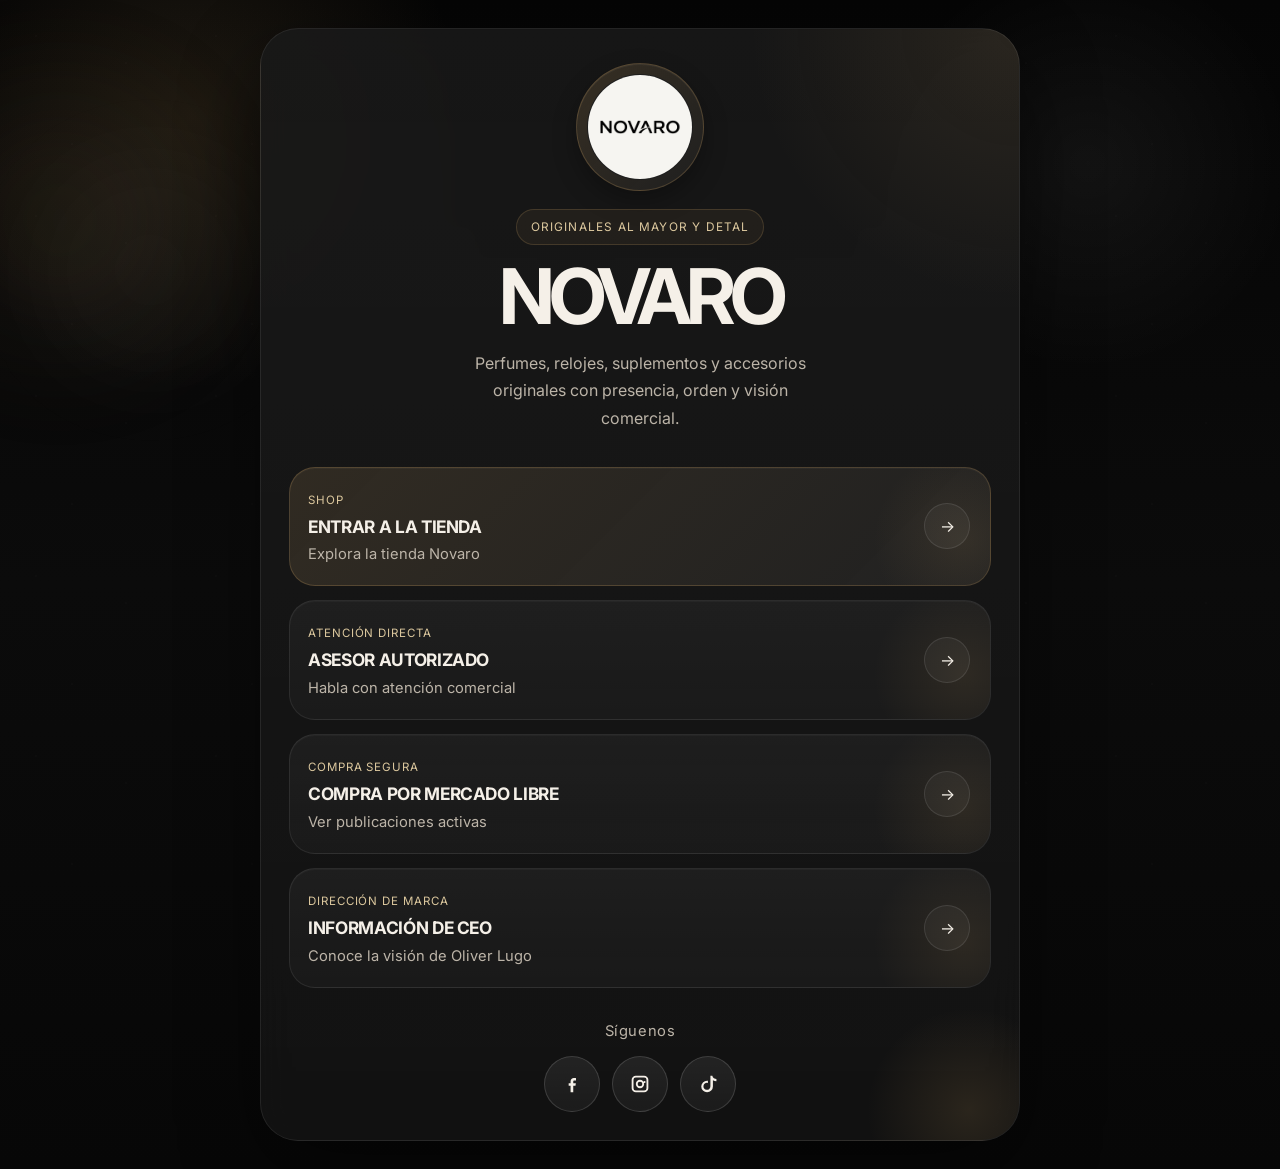
<file: novaroweb/index.html>
<!DOCTYPE html>
<html lang="es">
<head>
  <meta charset="UTF-8" />
  <meta name="viewport" content="width=device-width, initial-scale=1.0" />
  <title>NOVARO</title>
  <meta
    name="description"
    content="Acceso directo a la tienda, asesor autorizado, Mercado Libre e información del CEO de Novaro."
  />
  <link rel="preconnect" href="https://fonts.googleapis.com" />
  <link rel="preconnect" href="https://fonts.gstatic.com" crossorigin />
  <link
    href="https://fonts.googleapis.com/css2?family=Inter:wght@400;500;600;700;800&display=swap"
    rel="stylesheet"
  />
  <link rel="stylesheet" href="styles.css" />
</head>
<body>
  <div class="bg-glow bg-glow-1"></div>
  <div class="bg-glow bg-glow-2"></div>
  <div class="noise"></div>

  <main class="profile-page">
    <section class="profile-card reveal">
      <div class="profile-top">
        <div class="logo-ring">
          <div class="logo-avatar">
            <img src="assets/logo.png" alt="Logo Novaro" />
          </div>
        </div>

        <span class="mini-label">Originales al mayor y detal</span>

        <h1>NOVARO</h1>

        <p class="brand-description">
          Perfumes, relojes, suplementos y accesorios originales con presencia,
          orden y visión comercial.
        </p>
      </div>

      <div class="links-stack">
        <a class="brand-link primary-link magnetic" href="shop.html">
          <div class="brand-link-copy">
            <span>Shop</span>
            <strong>ENTRAR A LA TIENDA</strong>
            <small>Explora la tienda Novaro</small>
          </div>
          <div class="brand-link-arrow">→</div>
        </a>

        <a class="brand-link magnetic" href="https://wa.me/584245053694" target="_blank" rel="noopener noreferrer">
          <div class="brand-link-copy">
            <span>Atención directa</span>
            <strong>ASESOR AUTORIZADO</strong>
            <small>Habla con atención comercial</small>
          </div>
          <div class="brand-link-arrow">→</div>
        </a>

        <a class="brand-link magnetic" href="https://www.mercadolibre.com.ve/pagina/novarove" target="_blank" rel="noopener noreferrer">
          <div class="brand-link-copy">
            <span>Compra segura</span>
            <strong>COMPRA POR MERCADO LIBRE</strong>
            <small>Ver publicaciones activas</small>
          </div>
          <div class="brand-link-arrow">→</div>
        </a>

        <a class="brand-link magnetic" href="ceo.html" target="_blank" rel="noopener noreferrer">
          <div class="brand-link-copy">
            <span>Dirección de marca</span>
            <strong>INFORMACIÓN DE CEO</strong>
            <small>Conoce la visión de Oliver Lugo</small>
          </div>
          <div class="brand-link-arrow">→</div>
        </a>
      </div>

      <div class="socials-block">
        <span class="socials-title">Síguenos</span>

        <div class="socials-row">
          <a class="social-btn" href="https://www.facebook.com/profile.php?id=61585047542389" aria-label="Facebook" target="_blank" rel="noopener noreferrer">
            <svg viewBox="0 0 24 24" aria-hidden="true">
              <path d="M13.5 22v-8h2.7l.4-3h-3.1V9.2c0-.9.3-1.5 1.6-1.5h1.7V5c-.3 0-1.3-.1-2.5-.1-2.4 0-4 1.4-4 4.2V11H8v3h2.3v8h3.2Z"/>
            </svg>
          </a>

          <a class="social-btn" href="https://www.instagram.com/novaro.ve/" aria-label="Instagram" target="_blank" rel="noopener noreferrer">
            <svg viewBox="0 0 24 24" aria-hidden="true">
              <path d="M7 2h10a5 5 0 0 1 5 5v10a5 5 0 0 1-5 5H7a5 5 0 0 1-5-5V7a5 5 0 0 1 5-5Zm0 2.2A2.8 2.8 0 0 0 4.2 7v10A2.8 2.8 0 0 0 7 19.8h10a2.8 2.8 0 0 0 2.8-2.8V7A2.8 2.8 0 0 0 17 4.2H7Zm5 2.8A5 5 0 1 1 7 12a5 5 0 0 1 5-5Zm0 2.2A2.8 2.8 0 1 0 14.8 12 2.8 2.8 0 0 0 12 9.2Zm5.5-.9a1.2 1.2 0 1 1-1.2 1.2 1.2 1.2 0 0 1 1.2-1.2Z"/>
            </svg>
          </a>

          <a class="social-btn" href="https://www.tiktok.com/@nexusve" aria-label="TikTok" target="_blank" rel="noopener noreferrer">
            <svg viewBox="0 0 24 24" aria-hidden="true">
              <path d="M14.7 2h2.5c.2 1.2.9 2.3 1.9 3.1.9.7 2 .9 3 .9v2.6c-1.4 0-2.9-.4-4.2-1.2V15a7 7 0 1 1-7-7c.3 0 .7 0 1 .1v2.7a4.2 4.2 0 1 0 3 4V2Z"/>
            </svg>
          </a>
        </div>
      </div>
    </section>
  </main>

  <script src="script.js"></script>
</body>
</html>
</file>
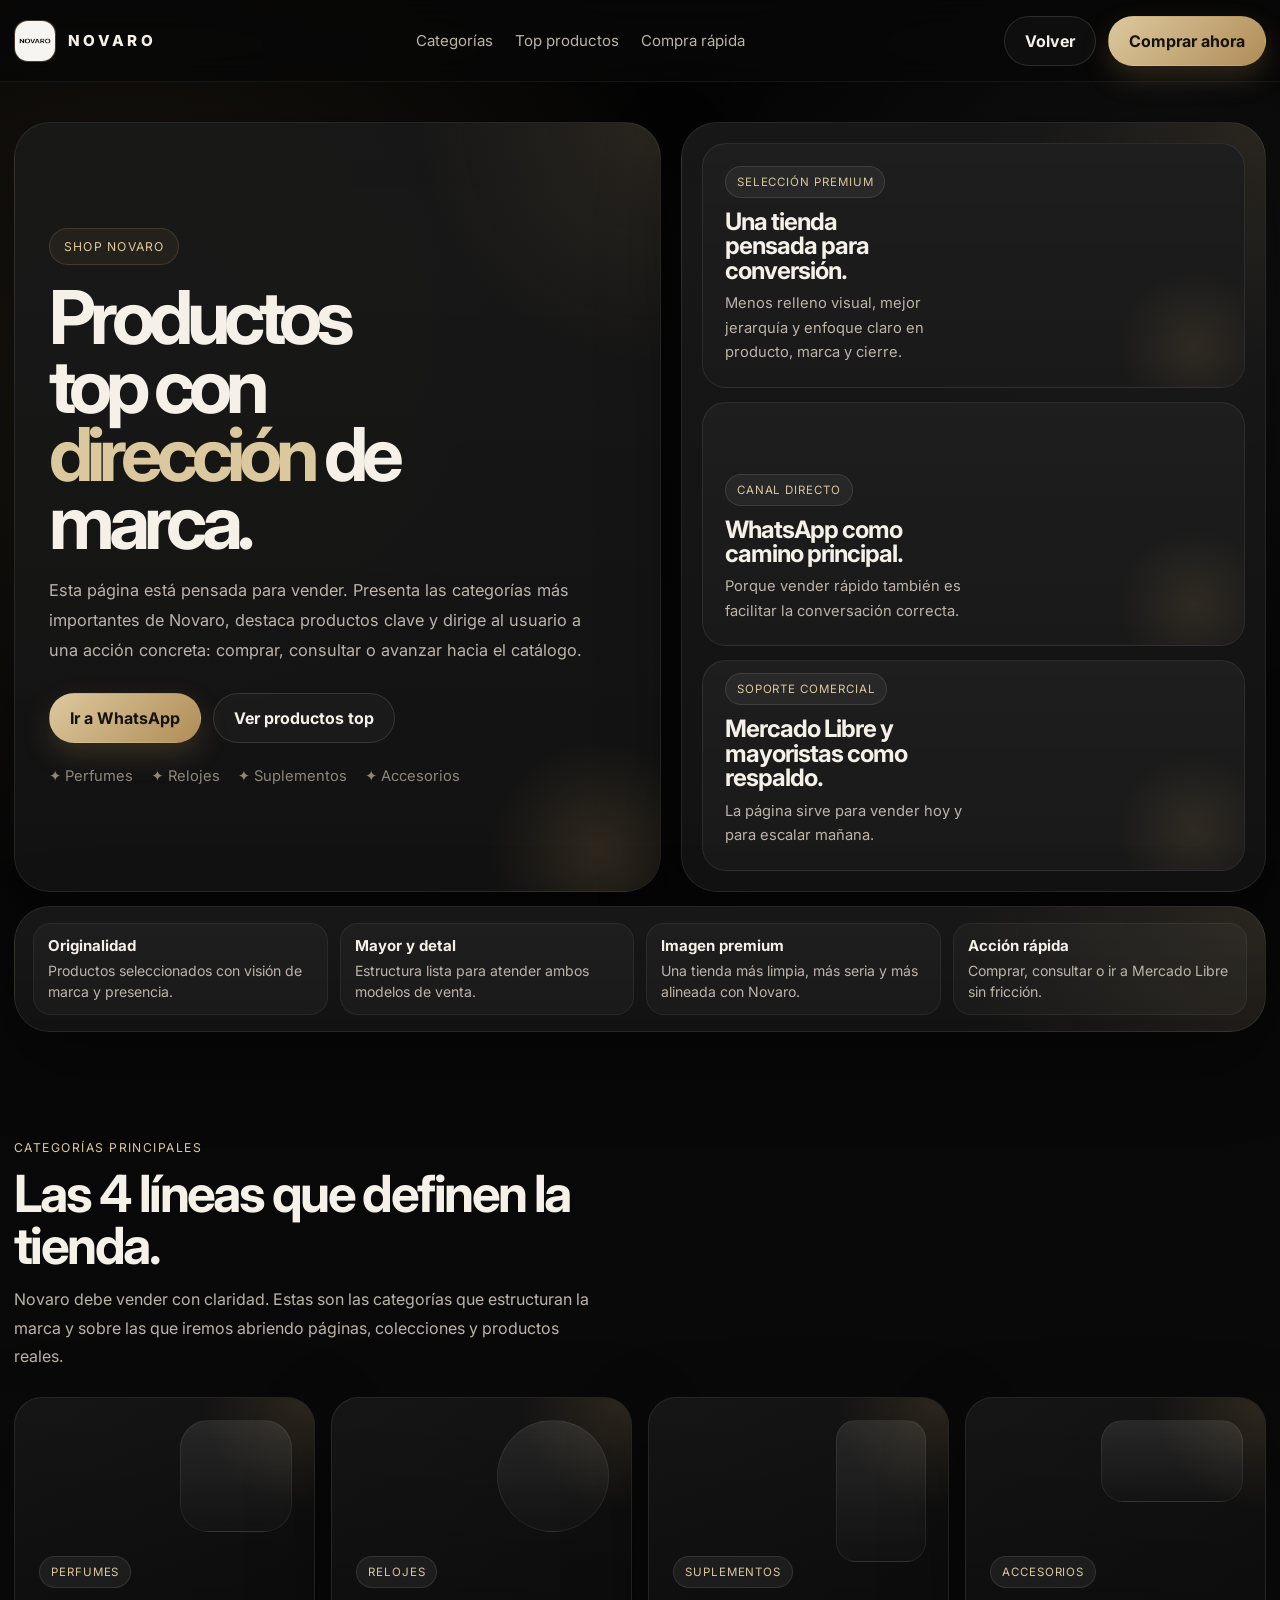
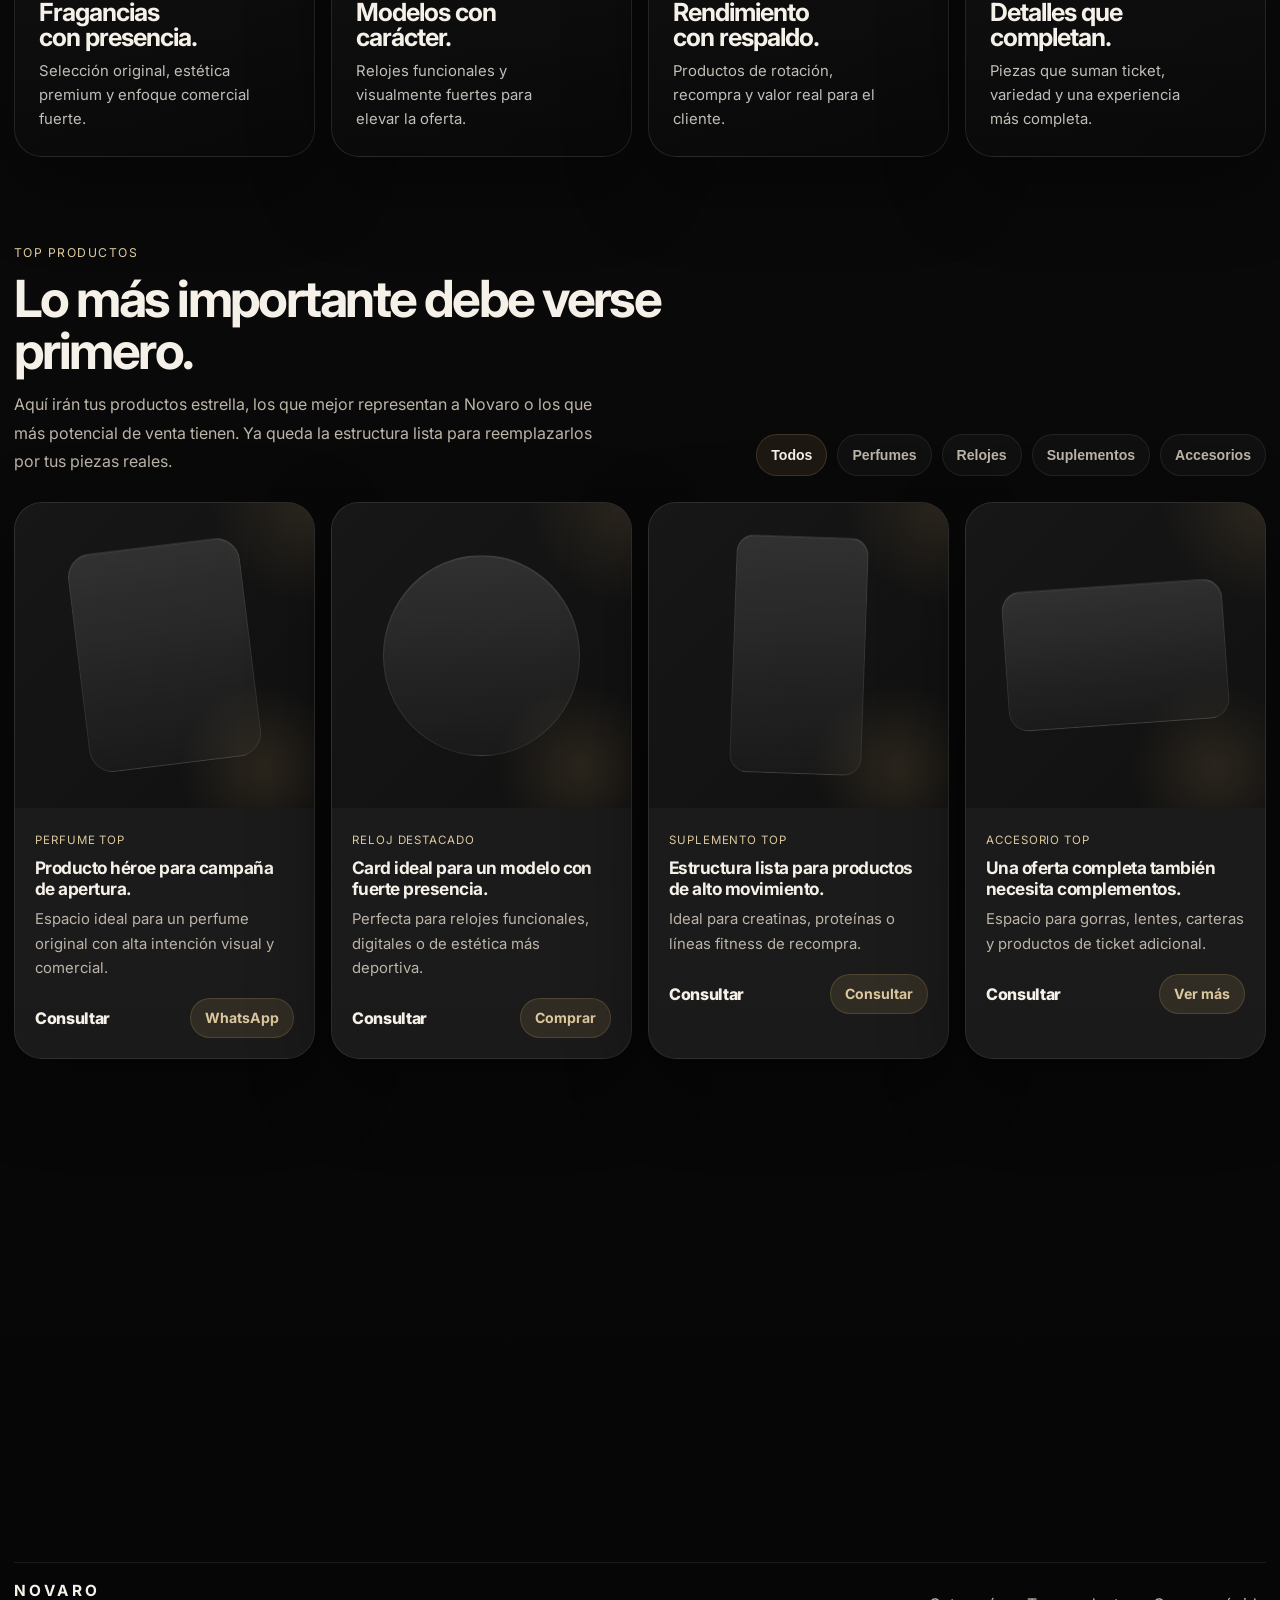
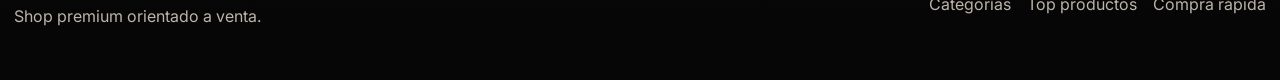
<file: novaroweb/shop.html>
<!DOCTYPE html>
<html lang="es">
<head>
  <meta charset="UTF-8" />
  <meta name="viewport" content="width=device-width, initial-scale=1.0" />
  <title>Novaro | Shop</title>
  <meta name="description" content="Tienda de Novaro con productos top, categorías clave y acceso rápido a compra por WhatsApp y Mercado Libre." />
  <link rel="preconnect" href="https://fonts.googleapis.com" />
  <link rel="preconnect" href="https://fonts.gstatic.com" crossorigin />
  <link href="https://fonts.googleapis.com/css2?family=Inter:wght@400;500;600;700;800&display=swap" rel="stylesheet" />
  <style>
    :root {
      --bg: #060606;
      --bg-soft: #101010;
      --panel: rgba(16,16,16,0.92);
      --panel-2: rgba(22,22,22,0.96);
      --line: rgba(255,255,255,0.08);
      --line-strong: rgba(255,255,255,0.14);
      --text: #f5f0e8;
      --muted: #bcb4a8;
      --muted-2: #8f877b;
      --gold: #b08d57;
      --gold-light: #dcc89e;
      --gold-soft: rgba(176,141,87,0.16);
      --green: #8bc58f;
      --shadow: 0 28px 80px rgba(0,0,0,0.42);
      --radius-xl: 36px;
      --radius-lg: 26px;
      --radius-md: 18px;
      --max: 1280px;
      --nav-h: 82px;
    }

    * { box-sizing: border-box; }
    html { scroll-behavior: smooth; }
    body {
      margin: 0;
      font-family: "Inter", system-ui, -apple-system, BlinkMacSystemFont, "Segoe UI", sans-serif;
      color: var(--text);
      background:
        radial-gradient(circle at 10% 10%, rgba(176,141,87,0.12), transparent 18%),
        radial-gradient(circle at 88% 8%, rgba(255,255,255,0.05), transparent 14%),
        linear-gradient(180deg, #040404 0%, #0a0a0a 48%, #060606 100%);
      overflow-x: hidden;
    }

    a { color: inherit; text-decoration: none; }
    img { display: block; max-width: 100%; }

    .nav {
      position: sticky;
      top: 0;
      z-index: 50;
      height: var(--nav-h);
      backdrop-filter: blur(16px);
      background: rgba(7,7,7,0.74);
      border-bottom: 1px solid rgba(255,255,255,0.06);
    }

    .nav-inner,
    .section-wrap {
      width: min(calc(100% - 28px), var(--max));
      margin: 0 auto;
    }

    .nav-inner {
      height: 100%;
      display: flex;
      align-items: center;
      justify-content: space-between;
      gap: 18px;
    }

    .brand {
      display: inline-flex;
      align-items: center;
      gap: 12px;
      font-weight: 800;
      letter-spacing: 0.22em;
      font-size: 0.95rem;
    }

    .brand-mark {
      width: 42px;
      height: 42px;
      border-radius: 14px;
      overflow: hidden;
      display: grid;
      place-items: center;
      border: 1px solid rgba(176,141,87,0.3);
      background: linear-gradient(135deg, rgba(176,141,87,0.16), rgba(255,255,255,0.04));
      box-shadow: inset 0 1px 0 rgba(255,255,255,0.04);
      flex: 0 0 42px;
    }

    .brand-mark img {
      width: 100%;
      height: 100%;
      object-fit: cover;
    }

    .nav-links {
      display: flex;
      align-items: center;
      gap: 22px;
      color: var(--muted);
      font-size: 0.94rem;
      flex-wrap: wrap;
    }

    .nav-links a:hover { color: var(--text); }

    .nav-actions {
      display: flex;
      align-items: center;
      gap: 12px;
    }

    .btn {
      display: inline-flex;
      align-items: center;
      justify-content: center;
      min-height: 50px;
      padding: 0 20px;
      border-radius: 999px;
      border: 1px solid transparent;
      font-weight: 700;
      transition: 220ms ease;
      white-space: nowrap;
      cursor: pointer;
    }

    .btn:hover { transform: translateY(-2px); }

    .btn-primary {
      color: #15120d;
      background: linear-gradient(135deg, var(--gold-light), var(--gold));
      box-shadow: 0 12px 28px rgba(176,141,87,0.22);
    }

    .btn-secondary {
      color: var(--text);
      background: rgba(255,255,255,0.03);
      border-color: rgba(255,255,255,0.12);
    }

    .hero {
      padding: 40px 0 20px;
    }

    .hero-grid {
      width: min(calc(100% - 28px), var(--max));
      margin: 0 auto;
      display: grid;
      grid-template-columns: 1.05fr 0.95fr;
      gap: 20px;
      align-items: stretch;
    }

    .hero-main,
    .hero-side,
    .trust-bar,
    .section-card,
    .cta-band {
      border-radius: var(--radius-xl);
      border: 1px solid var(--line);
      background:
        radial-gradient(circle at top right, rgba(176,141,87,0.12), transparent 24%),
        linear-gradient(180deg, rgba(255,255,255,0.04), rgba(255,255,255,0.015)),
        var(--panel);
      box-shadow: var(--shadow);
      overflow: hidden;
    }

    .hero-main {
      padding: 34px;
      min-height: 580px;
      position: relative;
      display: flex;
      flex-direction: column;
      justify-content: center;
    }

    .hero-main::after {
      content: "";
      position: absolute;
      width: 260px;
      height: 260px;
      right: -70px;
      bottom: -90px;
      border-radius: 50%;
      background: radial-gradient(circle, rgba(176,141,87,0.18), transparent 60%);
      pointer-events: none;
    }

    .eyebrow {
      display: inline-block;
      width: fit-content;
      margin-bottom: 18px;
      padding: 10px 14px;
      border-radius: 999px;
      color: var(--gold-light);
      border: 1px solid rgba(176,141,87,0.24);
      background: rgba(176,141,87,0.08);
      text-transform: uppercase;
      letter-spacing: 0.1em;
      font-size: 0.76rem;
    }

    .hero-main h1 {
      margin: 0;
      font-size: clamp(3rem, 5.8vw, 5.8rem);
      line-height: 0.92;
      letter-spacing: -0.08em;
      max-width: 8ch;
    }

    .hero-main h1 .accent { color: var(--gold-light); }

    .hero-main p {
      margin: 20px 0 0;
      color: var(--muted);
      font-size: 1.02rem;
      line-height: 1.82;
      max-width: 56ch;
    }

    .hero-actions {
      display: flex;
      gap: 12px;
      flex-wrap: wrap;
      margin-top: 28px;
    }

    .hero-points {
      display: flex;
      gap: 18px;
      flex-wrap: wrap;
      margin-top: 24px;
      color: var(--muted-2);
      font-size: 0.92rem;
    }

    .hero-side {
      padding: 20px;
      min-height: 580px;
      display: grid;
      gap: 14px;
      grid-template-rows: 1fr 1fr 0.86fr;
    }

    .info-card {
      border-radius: 24px;
      border: 1px solid var(--line);
      background:
        linear-gradient(180deg, rgba(255,255,255,0.04), rgba(255,255,255,0.015)),
        #151515;
      padding: 22px;
      position: relative;
      overflow: hidden;
      display: flex;
      flex-direction: column;
      justify-content: flex-end;
    }

    .info-card::after {
      content: "";
      position: absolute;
      width: 180px;
      height: 180px;
      right: -40px;
      bottom: -50px;
      border-radius: 50%;
      background: radial-gradient(circle, rgba(176,141,87,0.14), transparent 60%);
      pointer-events: none;
    }

    .info-card span {
      display: inline-block;
      width: fit-content;
      margin-bottom: 12px;
      padding: 8px 11px;
      border-radius: 999px;
      border: 1px solid rgba(255,255,255,0.1);
      background: rgba(255,255,255,0.05);
      color: var(--gold-light);
      text-transform: uppercase;
      letter-spacing: 0.08em;
      font-size: 0.72rem;
    }

    .info-card strong {
      display: block;
      font-size: 1.5rem;
      line-height: 1.02;
      letter-spacing: -0.04em;
      margin-bottom: 8px;
      max-width: 12ch;
    }

    .info-card p {
      margin: 0;
      color: var(--muted);
      font-size: 0.92rem;
      line-height: 1.66;
      max-width: 28ch;
    }

    .trust-wrap {
      width: min(calc(100% - 28px), var(--max));
      margin: 14px auto 0;
    }

    .trust-bar {
      padding: 16px 18px;
      display: grid;
      grid-template-columns: repeat(4, 1fr);
      gap: 12px;
    }

    .trust-item {
      padding: 12px 14px;
      border-radius: 18px;
      border: 1px solid rgba(255,255,255,0.06);
      background: rgba(255,255,255,0.03);
    }

    .trust-item strong {
      display: block;
      font-size: 0.94rem;
      margin-bottom: 5px;
    }

    .trust-item span {
      color: var(--muted);
      font-size: 0.88rem;
      line-height: 1.5;
    }

    section.block {
      padding: 84px 0 0;
    }

    .section-wrap {
      display: block;
    }

    .section-head {
      display: flex;
      justify-content: space-between;
      align-items: end;
      gap: 20px;
      margin-bottom: 26px;
      flex-wrap: wrap;
    }

    .section-head .copy {
      max-width: 700px;
    }

    .kicker {
      display: inline-block;
      margin-bottom: 12px;
      color: var(--gold-light);
      text-transform: uppercase;
      letter-spacing: 0.12em;
      font-size: 0.76rem;
    }

    .section-head h2 {
      margin: 0;
      font-size: clamp(2rem, 4vw, 3.4rem);
      line-height: 1.02;
      letter-spacing: -0.05em;
    }

    .section-head p {
      margin: 14px 0 0;
      color: var(--muted);
      font-size: 1rem;
      line-height: 1.78;
      max-width: 58ch;
    }

    .categories-grid {
      display: grid;
      grid-template-columns: repeat(4, 1fr);
      gap: 16px;
    }

    .category-card {
      min-height: 360px;
      border-radius: 28px;
      border: 1px solid var(--line);
      overflow: hidden;
      position: relative;
      box-shadow: var(--shadow);
      background: linear-gradient(135deg, #171717 0%, #101010 100%);
      display: flex;
      align-items: end;
      padding: 24px;
      transition: transform 220ms ease, border-color 220ms ease;
    }

    .category-card:hover {
      transform: translateY(-8px);
      border-color: rgba(176,141,87,0.24);
    }

    .category-card::before {
      content: "";
      position: absolute;
      inset: 0;
      background:
        radial-gradient(circle at top right, rgba(176,141,87,0.18), transparent 24%),
        linear-gradient(180deg, rgba(0,0,0,0.08), rgba(0,0,0,0.48));
    }

    .category-card:nth-child(1)::after,
    .category-card:nth-child(2)::after,
    .category-card:nth-child(3)::after,
    .category-card:nth-child(4)::after {
      content: "";
      position: absolute;
      inset: 22px 22px auto auto;
      width: 110px;
      height: 110px;
      border-radius: 28px;
      border: 1px solid rgba(255,255,255,0.08);
      background: linear-gradient(180deg, rgba(255,255,255,0.10), rgba(255,255,255,0.02));
      opacity: 0.9;
    }

    .category-card:nth-child(2)::after { border-radius: 50%; }
    .category-card:nth-child(3)::after { width: 88px; height: 140px; border-radius: 20px; }
    .category-card:nth-child(4)::after { width: 140px; height: 80px; border-radius: 22px; }

    .category-content {
      position: relative;
      z-index: 1;
    }

    .category-content span {
      display: inline-block;
      margin-bottom: 12px;
      padding: 8px 11px;
      border-radius: 999px;
      border: 1px solid rgba(255,255,255,0.1);
      background: rgba(255,255,255,0.06);
      color: var(--gold-light);
      text-transform: uppercase;
      letter-spacing: 0.08em;
      font-size: 0.72rem;
    }

    .category-content h3 {
      margin: 0 0 10px;
      font-size: 1.56rem;
      line-height: 1.02;
      letter-spacing: -0.04em;
      max-width: 10ch;
    }

    .category-content p {
      margin: 0;
      color: rgba(245,240,232,0.78);
      font-size: 0.93rem;
      line-height: 1.6;
      max-width: 24ch;
    }

    .filters {
      display: flex;
      gap: 10px;
      flex-wrap: wrap;
    }

    .filter-btn {
      min-height: 42px;
      padding: 0 14px;
      border-radius: 999px;
      border: 1px solid var(--line);
      background: rgba(255,255,255,0.03);
      color: var(--muted);
      font-size: 0.88rem;
      font-weight: 700;
      cursor: pointer;
      transition: 220ms ease;
    }

    .filter-btn:hover,
    .filter-btn.active {
      color: var(--text);
      border-color: rgba(176,141,87,0.24);
      background: rgba(176,141,87,0.12);
    }

    .products-grid {
      display: grid;
      grid-template-columns: repeat(4, 1fr);
      gap: 16px;
    }

    .product-card {
      border-radius: 28px;
      border: 1px solid var(--line);
      overflow: hidden;
      background:
        linear-gradient(180deg, rgba(255,255,255,0.04), rgba(255,255,255,0.02)),
        var(--panel-2);
      box-shadow: var(--shadow);
      transition: transform 220ms ease, border-color 220ms ease, opacity 220ms ease;
    }

    .product-card:hover {
      transform: translateY(-8px);
      border-color: rgba(176,141,87,0.24);
    }

    .product-card.hidden {
      display: none;
    }

    .product-media {
      aspect-ratio: 1 / 1.02;
      position: relative;
      background:
        radial-gradient(circle at top right, rgba(176,141,87,0.16), transparent 24%),
        linear-gradient(135deg, #171717 0%, #101010 100%);
      display: grid;
      place-items: center;
      overflow: hidden;
    }

    .product-media::after {
      content: "";
      position: absolute;
      width: 200px;
      height: 200px;
      right: -50px;
      bottom: -60px;
      border-radius: 50%;
      background: radial-gradient(circle, rgba(176,141,87,0.16), transparent 60%);
      pointer-events: none;
    }

    .product-shape {
      width: 58%;
      height: 72%;
      border-radius: 24px;
      border: 1px solid rgba(255,255,255,0.08);
      background: linear-gradient(180deg, rgba(255,255,255,0.12), rgba(255,255,255,0.03));
      box-shadow: inset 0 1px 0 rgba(255,255,255,0.05);
      transform: rotate(-7deg);
    }

    .product-card[data-cat="relojes"] .product-shape {
      width: 66%;
      height: 66%;
      border-radius: 50%;
      transform: none;
    }

    .product-card[data-cat="suplementos"] .product-shape {
      width: 44%;
      height: 78%;
      border-radius: 18px;
      transform: rotate(2deg);
    }

    .product-card[data-cat="accesorios"] .product-shape {
      width: 74%;
      height: 46%;
      border-radius: 20px;
      transform: rotate(-4deg);
    }

    .product-body {
      padding: 20px;
    }

    .product-tag {
      display: inline-block;
      margin-bottom: 10px;
      color: var(--gold-light);
      text-transform: uppercase;
      letter-spacing: 0.08em;
      font-size: 0.72rem;
    }

    .product-body h3 {
      margin: 0 0 8px;
      font-size: 1.08rem;
      line-height: 1.24;
      letter-spacing: -0.03em;
    }

    .product-body p {
      margin: 0;
      color: var(--muted);
      font-size: 0.93rem;
      line-height: 1.62;
    }

    .product-meta {
      display: flex;
      align-items: center;
      justify-content: space-between;
      gap: 12px;
      margin-top: 18px;
      flex-wrap: wrap;
    }

    .price {
      color: var(--text);
      font-weight: 800;
      font-size: 1rem;
      letter-spacing: -0.02em;
    }

    .mini-btn {
      display: inline-flex;
      align-items: center;
      justify-content: center;
      min-height: 40px;
      padding: 0 14px;
      border-radius: 999px;
      border: 1px solid rgba(255,255,255,0.1);
      background: rgba(255,255,255,0.04);
      font-size: 0.88rem;
      font-weight: 700;
    }

    .mini-btn.gold {
      background: rgba(176,141,87,0.16);
      border-color: rgba(176,141,87,0.24);
      color: var(--gold-light);
    }

    .cta-band {
      padding: 34px;
      display: grid;
      grid-template-columns: 1.1fr 0.9fr;
      gap: 20px;
      align-items: center;
    }

    .cta-band h2 {
      margin: 0;
      font-size: clamp(2rem, 4vw, 3.2rem);
      line-height: 1.02;
      letter-spacing: -0.05em;
      max-width: 11ch;
    }

    .cta-band p {
      margin: 14px 0 0;
      color: var(--muted);
      font-size: 1rem;
      line-height: 1.78;
      max-width: 54ch;
    }

    .cta-actions {
      display: flex;
      gap: 12px;
      flex-wrap: wrap;
      justify-content: flex-end;
    }

    .footer {
      padding: 34px 0 54px;
      color: var(--muted);
    }

    .footer-inner {
      width: min(calc(100% - 28px), var(--max));
      margin: 0 auto;
      padding-top: 18px;
      border-top: 1px solid rgba(255,255,255,0.08);
      display: flex;
      justify-content: space-between;
      gap: 18px;
      align-items: center;
      flex-wrap: wrap;
    }

    .footer-links {
      display: flex;
      gap: 16px;
      flex-wrap: wrap;
    }

    .reveal {
      opacity: 0;
      transform: translateY(24px);
      transition: opacity 700ms ease, transform 700ms ease;
    }

    .reveal.in {
      opacity: 1;
      transform: translateY(0);
    }

    @media (max-width: 1180px) {
      .hero-grid,
      .cta-band {
        grid-template-columns: 1fr;
      }

      .categories-grid,
      .products-grid {
        grid-template-columns: repeat(2, 1fr);
      }

      .cta-actions {
        justify-content: flex-start;
      }
    }

    @media (max-width: 920px) {
      .nav-links { display: none; }
      .trust-bar {
        grid-template-columns: 1fr;
      }
      .hero-side {
        min-height: auto;
      }
    }

    @media (max-width: 700px) {
      .nav-actions .btn-secondary { display: none; }
      .hero-actions,
      .cta-actions {
        flex-direction: column;
        align-items: stretch;
      }
      .btn { width: 100%; }
      .categories-grid,
      .products-grid {
        grid-template-columns: 1fr;
      }
      .hero-main,
      .hero-side,
      .cta-band {
        padding-left: 20px;
        padding-right: 20px;
      }
    }

    @media (max-width: 560px) {
      .nav-inner,
      .hero-grid,
      .trust-wrap,
      .section-wrap,
      .footer-inner {
        width: min(calc(100% - 18px), var(--max));
      }
      .hero-main,
      .hero-side,
      .cta-band,
      .section-card,
      .trust-bar {
        border-radius: 24px;
      }
      .hero-main h1 {
        max-width: 9ch;
      }
    }
  </style>
</head>
<body>
  <header class="nav">
    <div class="nav-inner">
      <a href="index.html" class="brand">
        <span class="brand-mark"><img src="assets/logo.png" alt="Logo Novaro" /></span>
        <span>NOVARO</span>
      </a>

      <nav class="nav-links">
        <a href="#categorias">Categorías</a>
        <a href="#top-products">Top productos</a>
        <a href="#cta">Compra rápida</a>
      </nav>

      <div class="nav-actions">
        <a class="btn btn-secondary" href="index.html">Volver</a>
        <a class="btn btn-primary" href="https://wa.me/584245053694" target="_blank" rel="noopener noreferrer">Comprar ahora</a>
      </div>
    </div>
  </header>

  <main>
    <section class="hero">
      <div class="hero-grid">
        <article class="hero-main reveal">
          <div class="eyebrow">Shop Novaro</div>
          <h1>Productos top con <span class="accent">dirección</span> de marca.</h1>
          <p>
            Esta página está pensada para vender. Presenta las categorías más importantes de Novaro, destaca productos clave y dirige al usuario a una acción concreta: comprar, consultar o avanzar hacia el catálogo.
          </p>
          <div class="hero-actions">
            <a class="btn btn-primary" href="https://wa.me/584245053694" target="_blank" rel="noopener noreferrer">Ir a WhatsApp</a>
            <a class="btn btn-secondary" href="#top-products">Ver productos top</a>
          </div>
          <div class="hero-points">
            <span>✦ Perfumes</span>
            <span>✦ Relojes</span>
            <span>✦ Suplementos</span>
            <span>✦ Accesorios</span>
          </div>
        </article>

        <aside class="hero-side reveal">
          <div class="info-card">
            <span>Selección premium</span>
            <strong>Una tienda pensada para conversión.</strong>
            <p>Menos relleno visual, mejor jerarquía y enfoque claro en producto, marca y cierre.</p>
          </div>
          <div class="info-card">
            <span>Canal directo</span>
            <strong>WhatsApp como camino principal.</strong>
            <p>Porque vender rápido también es facilitar la conversación correcta.</p>
          </div>
          <div class="info-card">
            <span>Soporte comercial</span>
            <strong>Mercado Libre y mayoristas como respaldo.</strong>
            <p>La página sirve para vender hoy y para escalar mañana.</p>
          </div>
        </aside>
      </div>

      <div class="trust-wrap">
        <div class="trust-bar reveal">
          <div class="trust-item">
            <strong>Originalidad</strong>
            <span>Productos seleccionados con visión de marca y presencia.</span>
          </div>
          <div class="trust-item">
            <strong>Mayor y detal</strong>
            <span>Estructura lista para atender ambos modelos de venta.</span>
          </div>
          <div class="trust-item">
            <strong>Imagen premium</strong>
            <span>Una tienda más limpia, más seria y más alineada con Novaro.</span>
          </div>
          <div class="trust-item">
            <strong>Acción rápida</strong>
            <span>Comprar, consultar o ir a Mercado Libre sin fricción.</span>
          </div>
        </div>
      </div>
    </section>

    <section class="block" id="categorias">
      <div class="section-wrap">
        <div class="section-head reveal">
          <div class="copy">
            <div class="kicker">Categorías principales</div>
            <h2>Las 4 líneas que definen la tienda.</h2>
            <p>
              Novaro debe vender con claridad. Estas son las categorías que estructuran la marca y sobre las que iremos abriendo páginas, colecciones y productos reales.
            </p>
          </div>
        </div>

        <div class="categories-grid">
          <article class="category-card reveal">
            <div class="category-content">
              <span>Perfumes</span>
              <h3>Fragancias con presencia.</h3>
              <p>Selección original, estética premium y enfoque comercial fuerte.</p>
            </div>
          </article>

          <article class="category-card reveal">
            <div class="category-content">
              <span>Relojes</span>
              <h3>Modelos con carácter.</h3>
              <p>Relojes funcionales y visualmente fuertes para elevar la oferta.</p>
            </div>
          </article>

          <article class="category-card reveal">
            <div class="category-content">
              <span>Suplementos</span>
              <h3>Rendimiento con respaldo.</h3>
              <p>Productos de rotación, recompra y valor real para el cliente.</p>
            </div>
          </article>

          <article class="category-card reveal">
            <div class="category-content">
              <span>Accesorios</span>
              <h3>Detalles que completan.</h3>
              <p>Piezas que suman ticket, variedad y una experiencia más completa.</p>
            </div>
          </article>
        </div>
      </div>
    </section>

    <section class="block" id="top-products">
      <div class="section-wrap">
        <div class="section-head reveal">
          <div class="copy">
            <div class="kicker">Top productos</div>
            <h2>Lo más importante debe verse primero.</h2>
            <p>
              Aquí irán tus productos estrella, los que mejor representan a Novaro o los que más potencial de venta tienen. Ya queda la estructura lista para reemplazarlos por tus piezas reales.
            </p>
          </div>
          <div class="filters">
            <button class="filter-btn active" data-filter="all">Todos</button>
            <button class="filter-btn" data-filter="perfumes">Perfumes</button>
            <button class="filter-btn" data-filter="relojes">Relojes</button>
            <button class="filter-btn" data-filter="suplementos">Suplementos</button>
            <button class="filter-btn" data-filter="accesorios">Accesorios</button>
          </div>
        </div>

        <div class="products-grid">
          <article class="product-card reveal" data-cat="perfumes">
            <div class="product-media"><div class="product-shape"></div></div>
            <div class="product-body">
              <span class="product-tag">Perfume top</span>
              <h3>Producto héroe para campaña de apertura.</h3>
              <p>Espacio ideal para un perfume original con alta intención visual y comercial.</p>
              <div class="product-meta">
                <span class="price">Consultar</span>
                <a class="mini-btn gold" href="https://wa.me/584245053694" target="_blank" rel="noopener noreferrer">WhatsApp</a>
              </div>
            </div>
          </article>

          <article class="product-card reveal" data-cat="relojes">
            <div class="product-media"><div class="product-shape"></div></div>
            <div class="product-body">
              <span class="product-tag">Reloj destacado</span>
              <h3>Card ideal para un modelo con fuerte presencia.</h3>
              <p>Perfecta para relojes funcionales, digitales o de estética más deportiva.</p>
              <div class="product-meta">
                <span class="price">Consultar</span>
                <a class="mini-btn gold" href="https://wa.me/584245053694" target="_blank" rel="noopener noreferrer">Comprar</a>
              </div>
            </div>
          </article>

          <article class="product-card reveal" data-cat="suplementos">
            <div class="product-media"><div class="product-shape"></div></div>
            <div class="product-body">
              <span class="product-tag">Suplemento top</span>
              <h3>Estructura lista para productos de alto movimiento.</h3>
              <p>Ideal para creatinas, proteínas o líneas fitness de recompra.</p>
              <div class="product-meta">
                <span class="price">Consultar</span>
                <a class="mini-btn gold" href="https://wa.me/584245053694" target="_blank" rel="noopener noreferrer">Consultar</a>
              </div>
            </div>
          </article>

          <article class="product-card reveal" data-cat="accesorios">
            <div class="product-media"><div class="product-shape"></div></div>
            <div class="product-body">
              <span class="product-tag">Accesorio top</span>
              <h3>Una oferta completa también necesita complementos.</h3>
              <p>Espacio para gorras, lentes, carteras y productos de ticket adicional.</p>
              <div class="product-meta">
                <span class="price">Consultar</span>
                <a class="mini-btn gold" href="https://wa.me/584245053694" target="_blank" rel="noopener noreferrer">Ver más</a>
              </div>
            </div>
          </article>
        </div>
      </div>
    </section>

    <section class="block" id="cta">
      <div class="section-wrap">
        <div class="cta-band reveal">
          <div>
            <div class="kicker">Compra rápida</div>
            <h2>Todo debe empujar a una acción de venta.</h2>
            <p>
              Esta tienda está pensada para convertirse en una base real de ecommerce: productos, colecciones, enlaces comerciales y rutas de compra claras. Por ahora, el foco es guiar al usuario a la mejor acción posible.
            </p>
          </div>
          <div class="cta-actions">
            <a class="btn btn-primary" href="https://wa.me/584245053694" target="_blank" rel="noopener noreferrer">Comprar por WhatsApp</a>
            <a class="btn btn-secondary" href="#" target="_blank" rel="noopener noreferrer">Mercado Libre</a>
          </div>
        </div>
      </div>
    </section>
  </main>

  <footer class="footer">
    <div class="footer-inner">
      <div>
        <strong style="display:block;color:var(--text);font-size:0.96rem;letter-spacing:0.22em;margin-bottom:6px;">NOVARO</strong>
        <span>Shop premium orientado a venta.</span>
      </div>
      <div class="footer-links">
        <a href="#categorias">Categorías</a>
        <a href="#top-products">Top productos</a>
        <a href="#cta">Compra rápida</a>
      </div>
    </div>
  </footer>

  <script>
    const revealElements = document.querySelectorAll('.reveal');
    const observer = new IntersectionObserver((entries) => {
      entries.forEach((entry) => {
        if (entry.isIntersecting) {
          entry.target.classList.add('in');
          observer.unobserve(entry.target);
        }
      });
    }, { threshold: 0.12 });

    revealElements.forEach((el, index) => {
      el.style.transitionDelay = `${Math.min(index * 55, 240)}ms`;
      observer.observe(el);
    });

    const filterButtons = document.querySelectorAll('.filter-btn');
    const productCards = document.querySelectorAll('.product-card');

    filterButtons.forEach((button) => {
      button.addEventListener('click', () => {
        filterButtons.forEach((btn) => btn.classList.remove('active'));
        button.classList.add('active');

        const filter = button.dataset.filter;

        productCards.forEach((card) => {
          if (filter === 'all' || card.dataset.cat === filter) {
            card.classList.remove('hidden');
          } else {
            card.classList.add('hidden');
          }
        });
      });
    });
  </script>
</body>
</html>
</file>
<file: novaroweb/styles.css>
:root {
  --bg: #060606;
  --bg-soft: #101010;
  --panel: rgba(16, 16, 16, 0.86);
  --panel-strong: rgba(22, 22, 22, 0.95);
  --line: rgba(255, 255, 255, 0.08);
  --line-strong: rgba(255, 255, 255, 0.14);
  --text: #f5f0e8;
  --muted: #bcb4a8;
  --gold: #b08d57;
  --gold-light: #dcc89e;
  --gold-soft: rgba(176, 141, 87, 0.18);
  --shadow: 0 28px 80px rgba(0, 0, 0, 0.45);
  --radius-xl: 38px;
  --radius-lg: 26px;
  --radius-md: 18px;
  --max: 760px;
}

* {
  box-sizing: border-box;
}

html {
  scroll-behavior: smooth;
}

body {
  margin: 0;
  min-height: 100vh;
  overflow-x: hidden;
  font-family: "Inter", system-ui, -apple-system, BlinkMacSystemFont, "Segoe UI", sans-serif;
  color: var(--text);
  background:
    radial-gradient(circle at 15% 10%, rgba(176, 141, 87, 0.14), transparent 18%),
    radial-gradient(circle at 85% 14%, rgba(255, 255, 255, 0.05), transparent 14%),
    linear-gradient(180deg, #050505 0%, #0b0b0b 50%, #070707 100%);
}

a {
  color: inherit;
  text-decoration: none;
}

.bg-glow,
.noise {
  position: fixed;
  inset: 0;
  pointer-events: none;
}

.bg-glow {
  z-index: -3;
  border-radius: 50%;
  filter: blur(80px);
  opacity: 0.85;
}

.bg-glow-1 {
  width: 360px;
  height: 360px;
  top: 40px;
  left: -120px;
  background: radial-gradient(circle, rgba(176, 141, 87, 0.22), transparent 60%);
  animation: floatOrb 12s ease-in-out infinite;
}

.bg-glow-2 {
  width: 300px;
  height: 300px;
  top: 120px;
  right: -80px;
  background: radial-gradient(circle, rgba(255, 255, 255, 0.1), transparent 60%);
  animation: floatOrb 14s ease-in-out infinite reverse;
}

.noise {
  z-index: -2;
  opacity: 0.03;
  background-image:
    radial-gradient(circle at 20% 20%, #fff 0.6px, transparent 0.8px),
    radial-gradient(circle at 70% 35%, #fff 0.6px, transparent 0.8px),
    radial-gradient(circle at 40% 80%, #fff 0.6px, transparent 0.8px);
  background-size: 180px 180px;
}

.profile-page {
  min-height: 100vh;
  display: flex;
  align-items: center;
  justify-content: center;
  padding: 28px 14px;
}

.profile-card {
  width: min(100%, var(--max));
  border-radius: var(--radius-xl);
  border: 1px solid var(--line);
  background:
    radial-gradient(circle at top right, rgba(176, 141, 87, 0.12), transparent 20%),
    linear-gradient(180deg, rgba(255, 255, 255, 0.04), rgba(255, 255, 255, 0.015)),
    var(--panel);
  backdrop-filter: blur(18px);
  box-shadow: var(--shadow);
  padding: 34px 28px 28px;
  position: relative;
  overflow: hidden;
}

.profile-card::after {
  content: "";
  position: absolute;
  width: 240px;
  height: 240px;
  right: -70px;
  bottom: -90px;
  border-radius: 50%;
  background: radial-gradient(circle, rgba(176, 141, 87, 0.16), transparent 60%);
  pointer-events: none;
}

.profile-top {
  display: flex;
  flex-direction: column;
  align-items: center;
  text-align: center;
}

.logo-ring {
  width: 128px;
  height: 128px;
  border-radius: 50%;
  display: grid;
  place-items: center;
  margin-bottom: 18px;
  background:
    linear-gradient(135deg, rgba(176, 141, 87, 0.22), rgba(255, 255, 255, 0.04));
  border: 1px solid rgba(176, 141, 87, 0.3);
  box-shadow:
    inset 0 1px 0 rgba(255, 255, 255, 0.05),
    0 10px 24px rgba(0, 0, 0, 0.28);
}

.logo-avatar {
  width: 106px;
  height: 106px;
  border-radius: 50%;
  overflow: hidden;
  background: #101010;
  border: 1px solid rgba(255, 255, 255, 0.06);
  display: grid;
  place-items: center;
}

.logo-avatar img {
  width: 100%;
  height: 100%;
  object-fit: cover;
}

.mini-label {
  display: inline-block;
  margin-bottom: 16px;
  padding: 10px 14px;
  border-radius: 999px;
  border: 1px solid rgba(176, 141, 87, 0.24);
  background: rgba(176, 141, 87, 0.08);
  color: var(--gold-light);
  text-transform: uppercase;
  letter-spacing: 0.1em;
  font-size: 0.74rem;
}

.profile-top h1 {
  margin: 0;
  font-size: clamp(2.9rem, 8vw, 4.8rem);
  line-height: 0.95;
  letter-spacing: -0.08em;
}

.brand-description {
  max-width: 34ch;
  margin: 16px 0 0;
  color: var(--muted);
  font-size: 1rem;
  line-height: 1.72;
}

.links-stack {
  display: grid;
  gap: 14px;
  margin-top: 34px;
}

.brand-link {
  position: relative;
  display: flex;
  align-items: center;
  justify-content: space-between;
  gap: 18px;
  min-height: 102px;
  padding: 20px 20px 20px 18px;
  border-radius: var(--radius-lg);
  border: 1px solid var(--line);
  background:
    linear-gradient(180deg, rgba(255, 255, 255, 0.045), rgba(255, 255, 255, 0.02)),
    var(--panel-strong);
  box-shadow: inset 0 1px 0 rgba(255, 255, 255, 0.03);
  transition:
    transform 240ms ease,
    border-color 240ms ease,
    background 240ms ease;
  overflow: hidden;
}

.brand-link::before {
  content: "";
  position: absolute;
  inset: auto -12% -55% auto;
  width: 220px;
  height: 220px;
  border-radius: 50%;
  background: radial-gradient(circle, rgba(176, 141, 87, 0.13), transparent 58%);
  transition: transform 260ms ease;
}

.brand-link:hover {
  transform: translateY(-6px);
  border-color: rgba(176, 141, 87, 0.24);
  background:
    linear-gradient(180deg, rgba(255, 255, 255, 0.06), rgba(255, 255, 255, 0.024)),
    #181818;
}

.brand-link:hover::before {
  transform: scale(1.08);
}

.primary-link {
  border-color: rgba(176, 141, 87, 0.3);
  background:
    linear-gradient(135deg, rgba(176, 141, 87, 0.16), rgba(255, 255, 255, 0.04)),
    #181818;
}

.brand-link-copy {
  position: relative;
  z-index: 1;
  min-width: 0;
  text-align: left;
}

.brand-link-copy span {
  display: inline-block;
  margin-bottom: 10px;
  color: var(--gold-light);
  text-transform: uppercase;
  letter-spacing: 0.08em;
  font-size: 0.72rem;
}

.brand-link-copy strong {
  display: block;
  font-size: 1.08rem;
  line-height: 1.2;
  letter-spacing: -0.02em;
}

.brand-link-copy small {
  display: block;
  margin-top: 6px;
  color: var(--muted);
  font-size: 0.92rem;
  line-height: 1.5;
}

.brand-link-arrow {
  position: relative;
  z-index: 1;
  width: 46px;
  height: 46px;
  border-radius: 50%;
  display: grid;
  place-items: center;
  border: 1px solid rgba(255, 255, 255, 0.1);
  background: rgba(255, 255, 255, 0.04);
  flex: 0 0 46px;
  font-size: 1rem;
  transition: transform 220ms ease;
}

.brand-link:hover .brand-link-arrow {
  transform: translateX(3px);
}

.socials-block {
  margin-top: 34px;
  display: flex;
  flex-direction: column;
  align-items: center;
}

.socials-title {
  margin-bottom: 16px;
  color: var(--muted);
  font-size: 0.92rem;
  letter-spacing: 0.04em;
}

.socials-row {
  display: flex;
  align-items: center;
  gap: 12px;
  flex-wrap: wrap;
}

.social-btn {
  width: 56px;
  height: 56px;
  border-radius: 50%;
  display: grid;
  place-items: center;
  border: 1px solid var(--line-strong);
  background:
    linear-gradient(180deg, rgba(255, 255, 255, 0.05), rgba(255, 255, 255, 0.02)),
    #171717;
  transition:
    transform 220ms ease,
    border-color 220ms ease,
    background 220ms ease;
}

.social-btn:hover {
  transform: translateY(-4px);
  border-color: rgba(176, 141, 87, 0.24);
  background:
    linear-gradient(180deg, rgba(176, 141, 87, 0.12), rgba(255, 255, 255, 0.03)),
    #1a1a1a;
}

.social-btn svg {
  width: 20px;
  height: 20px;
  fill: var(--text);
}

.reveal {
  opacity: 0;
  transform: translateY(26px);
  transition: opacity 700ms ease, transform 700ms ease;
}

.reveal.in {
  opacity: 1;
  transform: translateY(0);
}

@keyframes floatOrb {
  0%, 100% {
    transform: translate3d(0, 0, 0) scale(1);
  }
  50% {
    transform: translate3d(10px, -16px, 0) scale(1.04);
  }
}

@media (max-width: 640px) {
  .profile-page {
    padding: 16px 10px;
  }

  .profile-card {
    padding: 24px 16px 22px;
    border-radius: 28px;
  }

  .logo-ring {
    width: 110px;
    height: 110px;
  }

  .logo-avatar {
    width: 92px;
    height: 92px;
  }

  .brand-description {
    font-size: 0.95rem;
  }

  .brand-link {
    min-height: 94px;
    padding: 16px;
  }

  .brand-link-copy strong {
    font-size: 0.98rem;
  }

  .brand-link-copy small {
    font-size: 0.88rem;
  }
}
</file>
